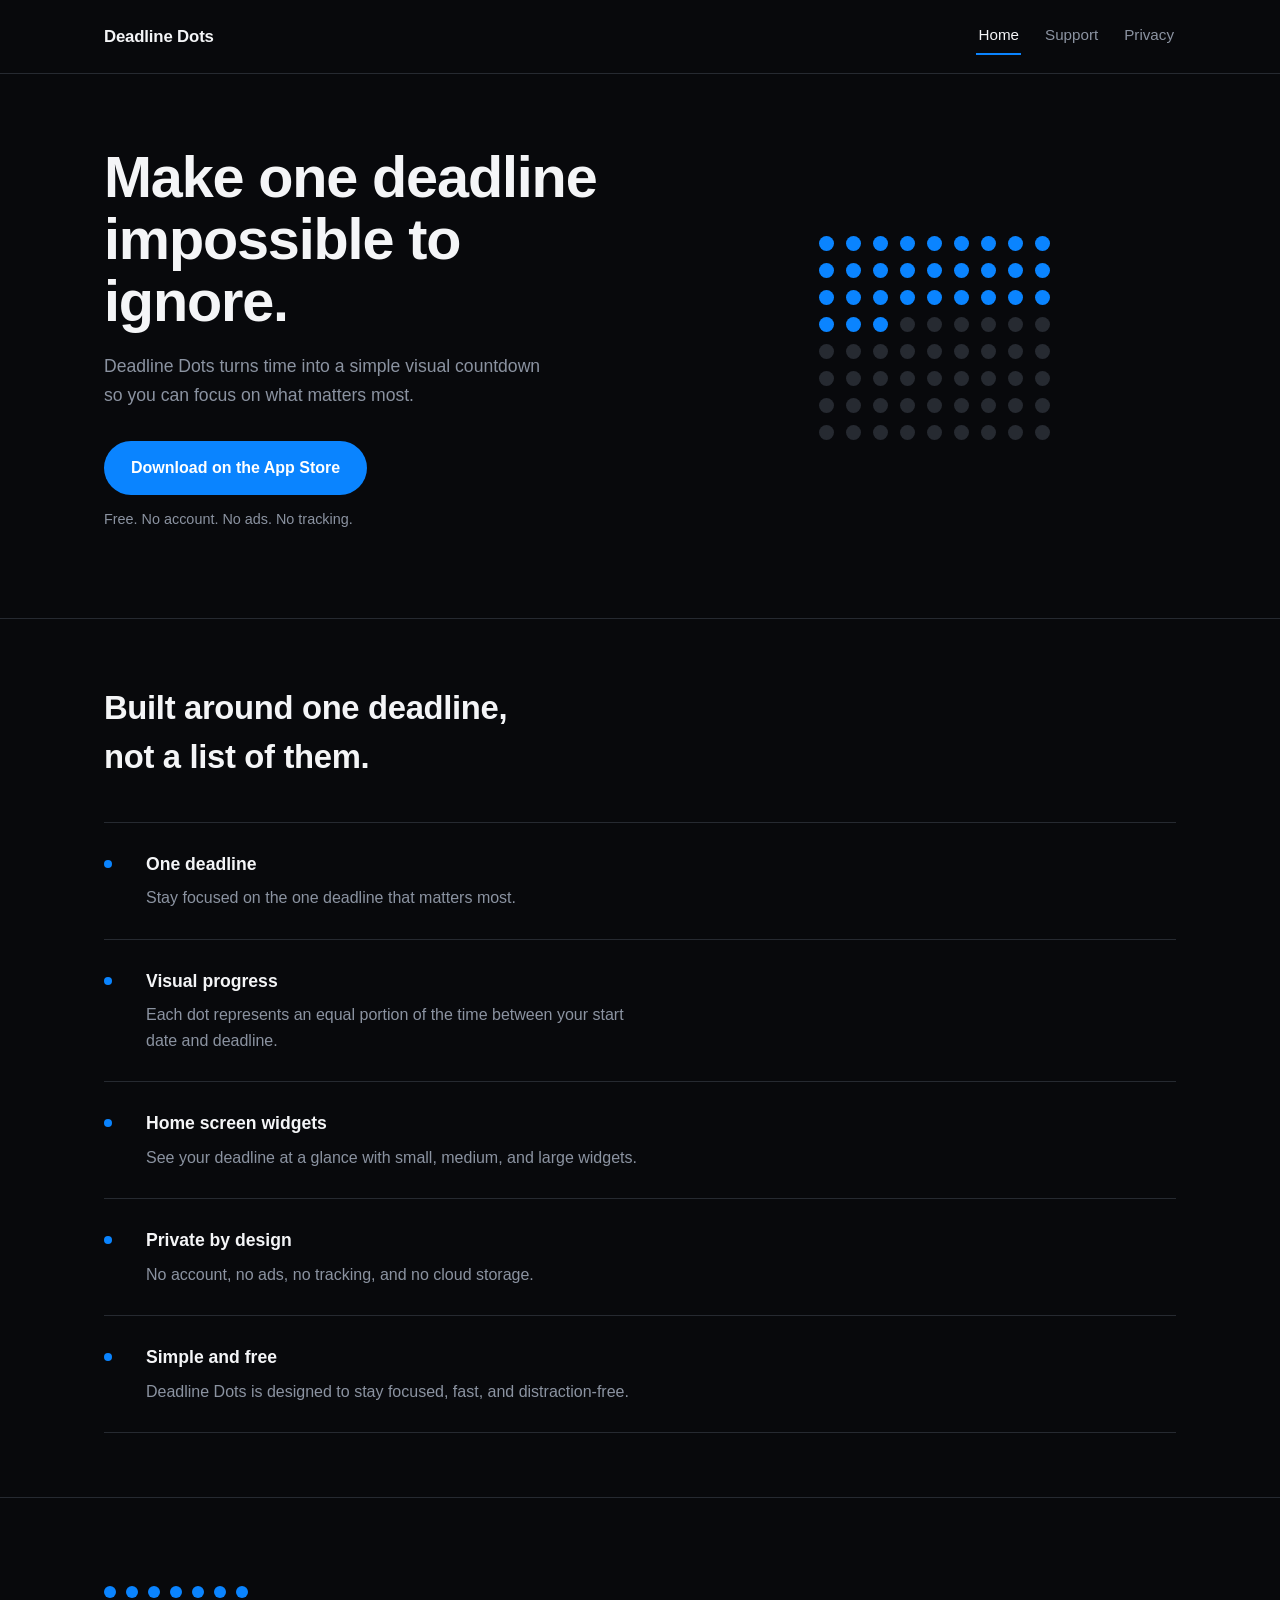
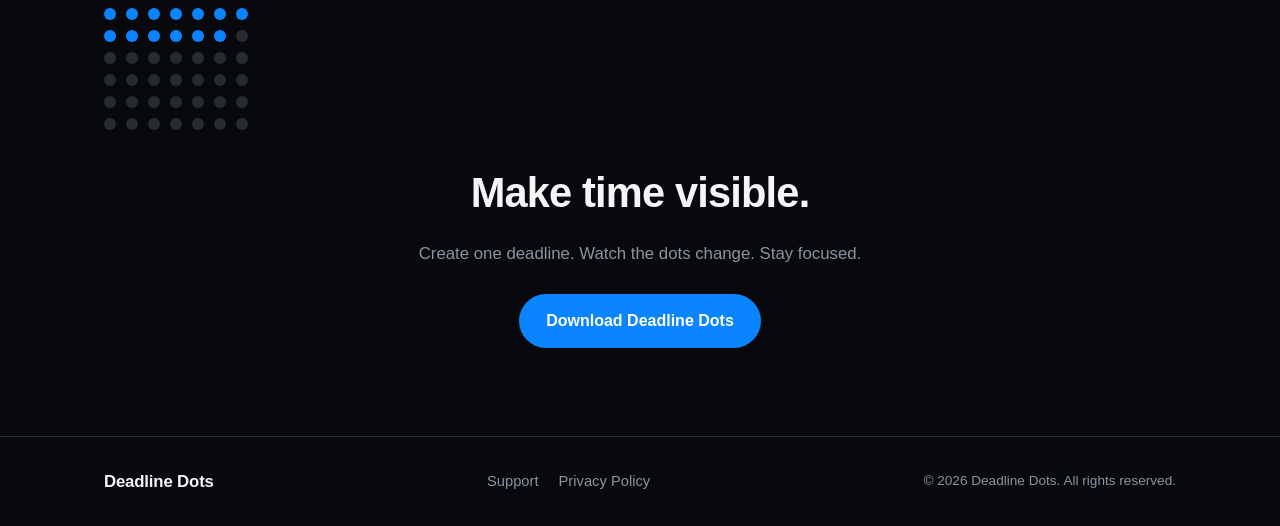
<file: index.html>
<!DOCTYPE html>
<html lang="en">
<head>
<meta charset="UTF-8" />
<meta name="viewport" content="width=device-width, initial-scale=1.0" />
<title>Deadline Dots — Make Time Visible</title>
<meta name="description" content="Deadline Dots turns time into a simple visual countdown. One deadline, a grid of dots, no account and no tracking." />
<link rel="stylesheet" href="styles.css" />
</head>
<body>
<a class="skip-link" href="#main">Skip to content</a>

<header class="nav">
  <div class="wrap nav-inner">
    <a class="nav-brand" href="index.html">Deadline Dots</a>
    <nav class="nav-links" aria-label="Primary">
      <a href="index.html" aria-current="page">Home</a>
      <a href="support.html">Support</a>
      <a href="privacy.html">Privacy</a>
    </nav>
  </div>
</header>

<main id="main">

  <section class="hero">
    <div class="wrap hero-grid">
      <div>
        <h1>Make one deadline impossible to ignore.</h1>
        <p class="hero-sub">Deadline Dots turns time into a simple visual countdown so you can focus on what matters most.</p>
        <div class="hero-cta">
          <a class="btn btn-primary" href="#" aria-label="Download Deadline Dots on the App Store">Download on the App Store</a>
          <p class="microcopy">Free. No account. No ads. No tracking.</p>
        </div>
      </div>
      <div class="hero-visual">
        <div class="dot-grid dot-grid-lg" role="img" aria-label="A grid of dots representing a deadline, some filled in blue to show time elapsed and the rest faded to show time remaining">
            <span class="is-filled" aria-hidden="true"></span>
            <span class="is-filled" aria-hidden="true"></span>
            <span class="is-filled" aria-hidden="true"></span>
            <span class="is-filled" aria-hidden="true"></span>
            <span class="is-filled" aria-hidden="true"></span>
            <span class="is-filled" aria-hidden="true"></span>
            <span class="is-filled" aria-hidden="true"></span>
            <span class="is-filled" aria-hidden="true"></span>
            <span class="is-filled" aria-hidden="true"></span>
            <span class="is-filled" aria-hidden="true"></span>
            <span class="is-filled" aria-hidden="true"></span>
            <span class="is-filled" aria-hidden="true"></span>
            <span class="is-filled" aria-hidden="true"></span>
            <span class="is-filled" aria-hidden="true"></span>
            <span class="is-filled" aria-hidden="true"></span>
            <span class="is-filled" aria-hidden="true"></span>
            <span class="is-filled" aria-hidden="true"></span>
            <span class="is-filled" aria-hidden="true"></span>
            <span class="is-filled" aria-hidden="true"></span>
            <span class="is-filled" aria-hidden="true"></span>
            <span class="is-filled" aria-hidden="true"></span>
            <span class="is-filled" aria-hidden="true"></span>
            <span class="is-filled" aria-hidden="true"></span>
            <span class="is-filled" aria-hidden="true"></span>
            <span class="is-filled" aria-hidden="true"></span>
            <span class="is-filled" aria-hidden="true"></span>
            <span class="is-filled" aria-hidden="true"></span>
            <span class="is-filled" aria-hidden="true"></span>
            <span class="is-filled" aria-hidden="true"></span>
            <span class="is-filled" aria-hidden="true"></span>
            <span aria-hidden="true"></span>
            <span aria-hidden="true"></span>
            <span aria-hidden="true"></span>
            <span aria-hidden="true"></span>
            <span aria-hidden="true"></span>
            <span aria-hidden="true"></span>
            <span aria-hidden="true"></span>
            <span aria-hidden="true"></span>
            <span aria-hidden="true"></span>
            <span aria-hidden="true"></span>
            <span aria-hidden="true"></span>
            <span aria-hidden="true"></span>
            <span aria-hidden="true"></span>
            <span aria-hidden="true"></span>
            <span aria-hidden="true"></span>
            <span aria-hidden="true"></span>
            <span aria-hidden="true"></span>
            <span aria-hidden="true"></span>
            <span aria-hidden="true"></span>
            <span aria-hidden="true"></span>
            <span aria-hidden="true"></span>
            <span aria-hidden="true"></span>
            <span aria-hidden="true"></span>
            <span aria-hidden="true"></span>
            <span aria-hidden="true"></span>
            <span aria-hidden="true"></span>
            <span aria-hidden="true"></span>
            <span aria-hidden="true"></span>
            <span aria-hidden="true"></span>
            <span aria-hidden="true"></span>
            <span aria-hidden="true"></span>
            <span aria-hidden="true"></span>
            <span aria-hidden="true"></span>
            <span aria-hidden="true"></span>
            <span aria-hidden="true"></span>
            <span aria-hidden="true"></span>
            <span aria-hidden="true"></span>
            <span aria-hidden="true"></span>
            <span aria-hidden="true"></span>
            <span aria-hidden="true"></span>
            <span aria-hidden="true"></span>
            <span aria-hidden="true"></span>
        </div>
      </div>
    </div>
  </section>

  <section class="section-border">
    <div class="wrap">
      <div class="section-head">
        <h2>Built around one deadline, not a list of them.</h2>
      </div>
      <div class="feature-list">

        <div class="feature-item">
          <span class="feature-marker" aria-hidden="true"></span>
          <div>
            <h3>One deadline</h3>
            <p>Stay focused on the one deadline that matters most.</p>
          </div>
        </div>

        <div class="feature-item">
          <span class="feature-marker" aria-hidden="true"></span>
          <div>
            <h3>Visual progress</h3>
            <p>Each dot represents an equal portion of the time between your start date and deadline.</p>
          </div>
        </div>

        <div class="feature-item">
          <span class="feature-marker" aria-hidden="true"></span>
          <div>
            <h3>Home screen widgets</h3>
            <p>See your deadline at a glance with small, medium, and large widgets.</p>
          </div>
        </div>

        <div class="feature-item">
          <span class="feature-marker" aria-hidden="true"></span>
          <div>
            <h3>Private by design</h3>
            <p>No account, no ads, no tracking, and no cloud storage.</p>
          </div>
        </div>

        <div class="feature-item">
          <span class="feature-marker" aria-hidden="true"></span>
          <div>
            <h3>Simple and free</h3>
            <p>Deadline Dots is designed to stay focused, fast, and distraction-free.</p>
          </div>
        </div>

      </div>
    </div>
  </section>

  <section class="closing section-border">
    <div class="wrap">
      <div class="dot-grid dot-grid-7" style="margin-inline:auto; margin-bottom:32px;" role="img" aria-label="A smaller grid of dots, partly filled in blue">
        <span class="is-filled" aria-hidden="true"></span>
            <span class="is-filled" aria-hidden="true"></span>
            <span class="is-filled" aria-hidden="true"></span>
            <span class="is-filled" aria-hidden="true"></span>
            <span class="is-filled" aria-hidden="true"></span>
            <span class="is-filled" aria-hidden="true"></span>
            <span class="is-filled" aria-hidden="true"></span>
            <span class="is-filled" aria-hidden="true"></span>
            <span class="is-filled" aria-hidden="true"></span>
            <span class="is-filled" aria-hidden="true"></span>
            <span class="is-filled" aria-hidden="true"></span>
            <span class="is-filled" aria-hidden="true"></span>
            <span class="is-filled" aria-hidden="true"></span>
            <span class="is-filled" aria-hidden="true"></span>
            <span class="is-filled" aria-hidden="true"></span>
            <span class="is-filled" aria-hidden="true"></span>
            <span class="is-filled" aria-hidden="true"></span>
            <span class="is-filled" aria-hidden="true"></span>
            <span class="is-filled" aria-hidden="true"></span>
            <span class="is-filled" aria-hidden="true"></span>
            <span aria-hidden="true"></span>
            <span aria-hidden="true"></span>
            <span aria-hidden="true"></span>
            <span aria-hidden="true"></span>
            <span aria-hidden="true"></span>
            <span aria-hidden="true"></span>
            <span aria-hidden="true"></span>
            <span aria-hidden="true"></span>
            <span aria-hidden="true"></span>
            <span aria-hidden="true"></span>
            <span aria-hidden="true"></span>
            <span aria-hidden="true"></span>
            <span aria-hidden="true"></span>
            <span aria-hidden="true"></span>
            <span aria-hidden="true"></span>
            <span aria-hidden="true"></span>
            <span aria-hidden="true"></span>
            <span aria-hidden="true"></span>
            <span aria-hidden="true"></span>
            <span aria-hidden="true"></span>
            <span aria-hidden="true"></span>
            <span aria-hidden="true"></span>
            <span aria-hidden="true"></span>
            <span aria-hidden="true"></span>
            <span aria-hidden="true"></span>
            <span aria-hidden="true"></span>
            <span aria-hidden="true"></span>
            <span aria-hidden="true"></span>
            <span aria-hidden="true"></span>
      </div>
      <h2>Make time visible.</h2>
      <p>Create one deadline. Watch the dots change. Stay focused.</p>
      <a class="btn btn-primary" href="#" aria-label="Download Deadline Dots on the App Store">Download Deadline Dots</a>
    </div>
  </section>

</main>

<footer class="site-footer">
  <div class="wrap footer-inner">
    <span class="nav-brand">Deadline Dots</span>
    <nav class="footer-links" aria-label="Footer">
      <a href="support.html">Support</a>
      <a href="privacy.html">Privacy Policy</a>
    </nav>
    <p class="footer-copy">© 2026 Deadline Dots. All rights reserved.</p>
  </div>
</footer>

</body>
</html>
</file>
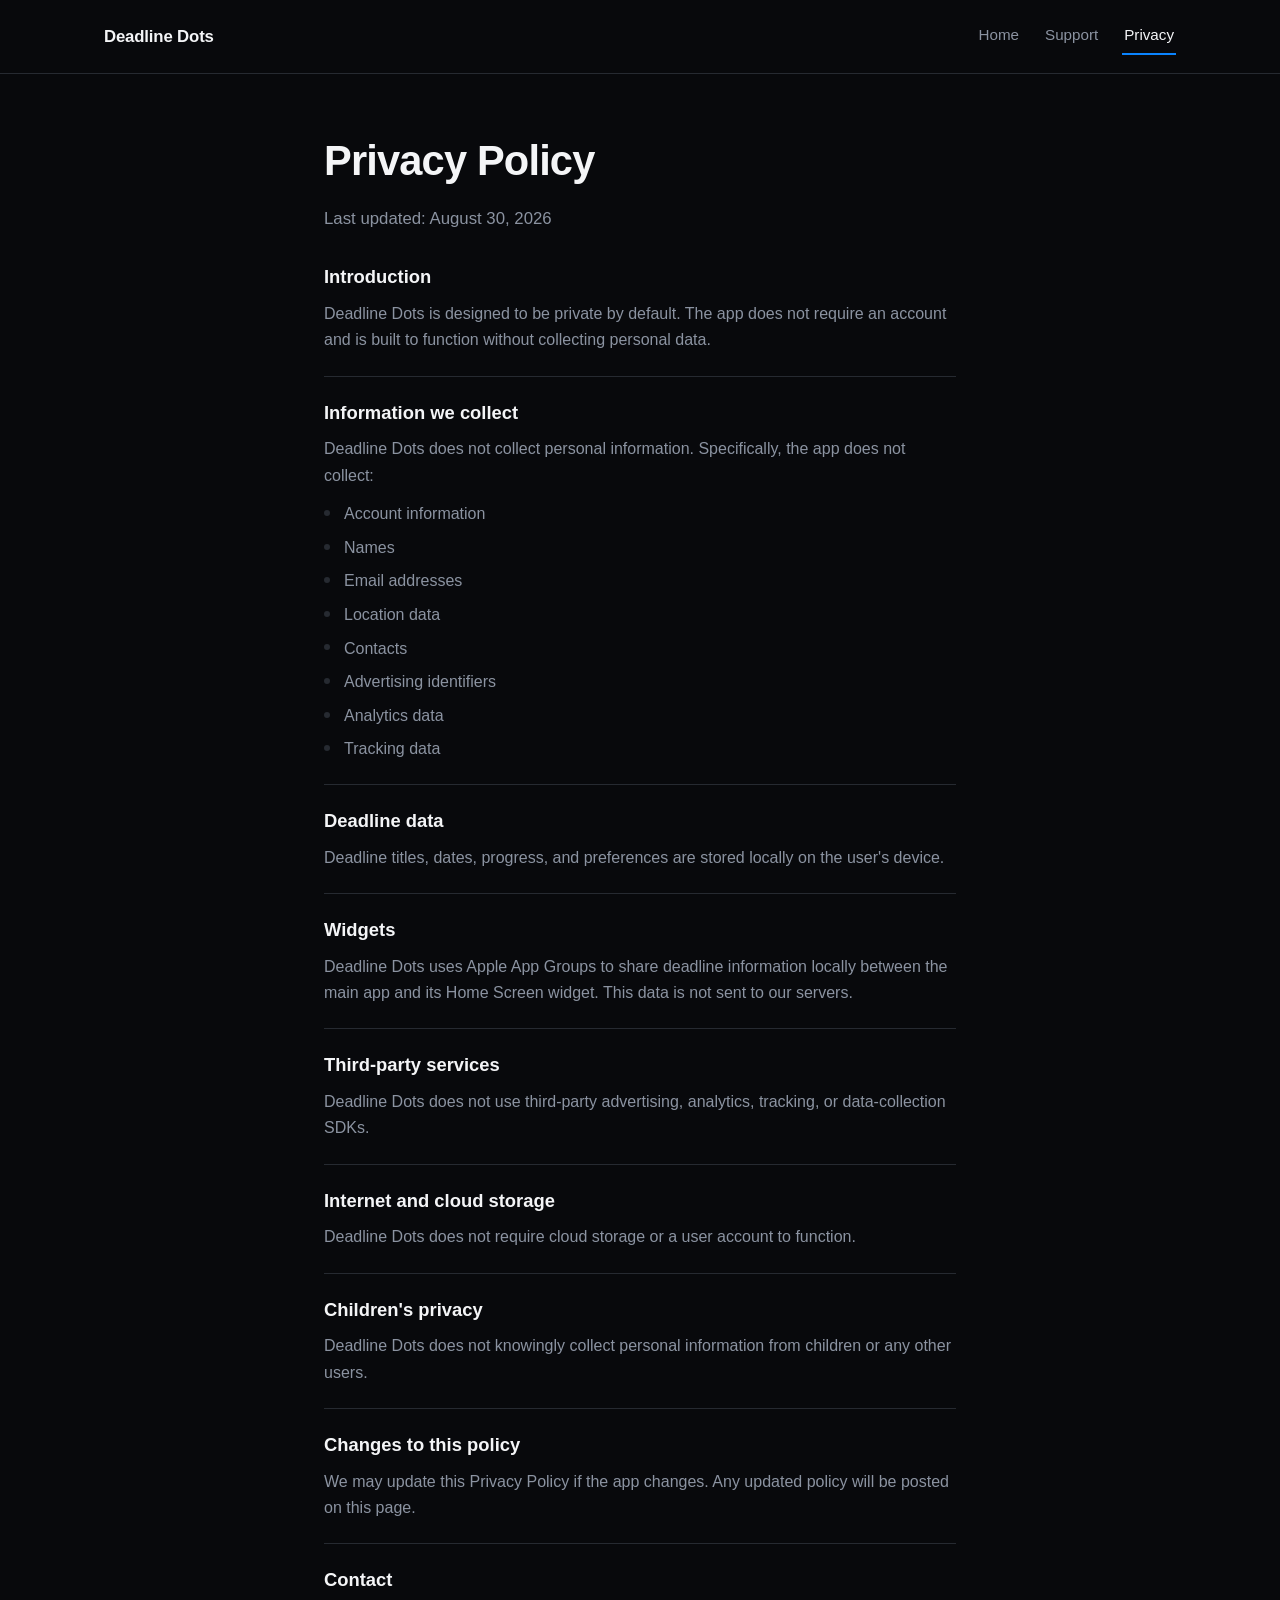
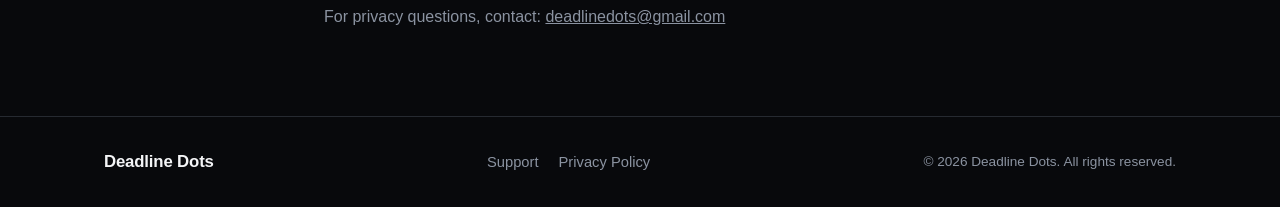
<file: privacy.html>
<!DOCTYPE html>
<html lang="en">
<head>
<meta charset="UTF-8" />
<meta name="viewport" content="width=device-width, initial-scale=1.0" />
<title>Deadline Dots Privacy Policy</title>
<meta name="description" content="Deadline Dots does not collect personal information. Read the full privacy policy." />
<link rel="stylesheet" href="styles.css" />
</head>
<body>
<a class="skip-link" href="#main">Skip to content</a>

<header class="nav">
  <div class="wrap nav-inner">
    <a class="nav-brand" href="index.html">Deadline Dots</a>
    <nav class="nav-links" aria-label="Primary">
      <a href="index.html">Home</a>
      <a href="support.html">Support</a>
      <a href="privacy.html" aria-current="page">Privacy</a>
    </nav>
  </div>
</header>

<main id="main">

  <div class="wrap-text">
    <div class="page-header">
      <h1>Privacy Policy</h1>
      <p class="page-meta">Last updated: August 30, 2026</p>
    </div>

    <div class="legal">

      <section>
        <h2>Introduction</h2>
        <p>Deadline Dots is designed to be private by default. The app does not require an account and is built to function without collecting personal data.</p>
      </section>

      <section>
        <h2>Information we collect</h2>
        <p>Deadline Dots does not collect personal information. Specifically, the app does not collect:</p>
        <ul>
          <li>Account information</li>
          <li>Names</li>
          <li>Email addresses</li>
          <li>Location data</li>
          <li>Contacts</li>
          <li>Advertising identifiers</li>
          <li>Analytics data</li>
          <li>Tracking data</li>
        </ul>
      </section>

      <section>
        <h2>Deadline data</h2>
        <p>Deadline titles, dates, progress, and preferences are stored locally on the user's device.</p>
      </section>

      <section>
        <h2>Widgets</h2>
        <p>Deadline Dots uses Apple App Groups to share deadline information locally between the main app and its Home Screen widget. This data is not sent to our servers.</p>
      </section>

      <section>
        <h2>Third-party services</h2>
        <p>Deadline Dots does not use third-party advertising, analytics, tracking, or data-collection SDKs.</p>
      </section>

      <section>
        <h2>Internet and cloud storage</h2>
        <p>Deadline Dots does not require cloud storage or a user account to function.</p>
      </section>

      <section>
        <h2>Children's privacy</h2>
        <p>Deadline Dots does not knowingly collect personal information from children or any other users.</p>
      </section>

      <section>
        <h2>Changes to this policy</h2>
        <p>We may update this Privacy Policy if the app changes. Any updated policy will be posted on this page.</p>
      </section>

      <section>
        <h2>Contact</h2>
        <p>For privacy questions, contact: <a href="mailto:deadlinedots@gmail.com">deadlinedots@gmail.com</a></p>
      </section>

    </div>

  </div>

</main>

<footer class="site-footer">
  <div class="wrap footer-inner">
    <span class="nav-brand">Deadline Dots</span>
    <nav class="footer-links" aria-label="Footer">
      <a href="support.html">Support</a>
      <a href="privacy.html">Privacy Policy</a>
    </nav>
    <p class="footer-copy">© 2026 Deadline Dots. All rights reserved.</p>
  </div>
</footer>

</body>
</html>
</file>
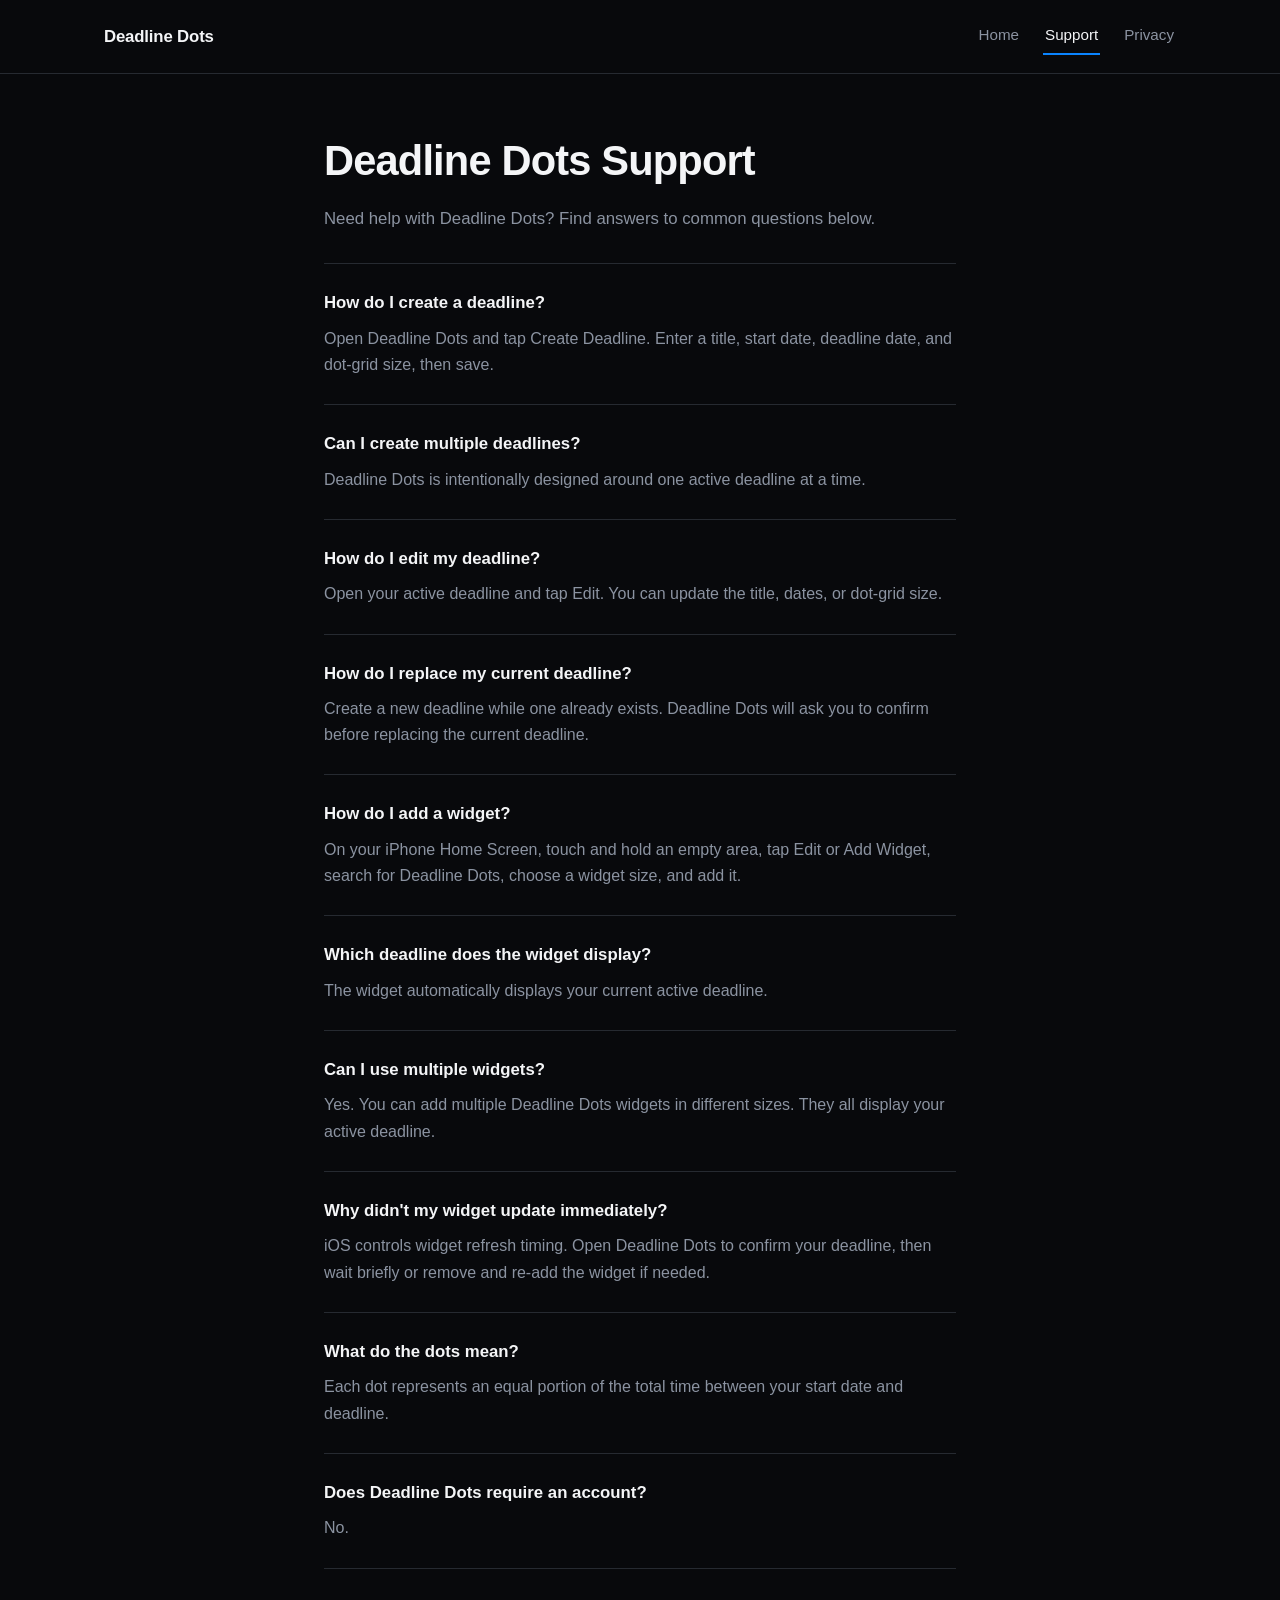
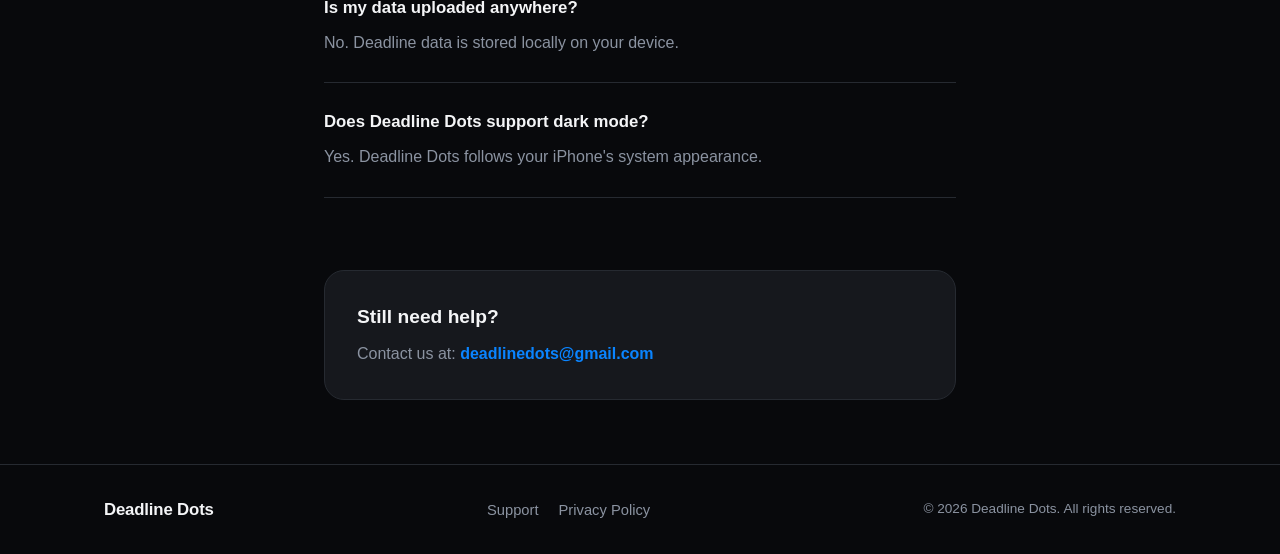
<file: support.html>
<!DOCTYPE html>
<html lang="en">
<head>
<meta charset="UTF-8" />
<meta name="viewport" content="width=device-width, initial-scale=1.0" />
<title>Deadline Dots Support</title>
<meta name="description" content="Answers to common questions about creating, editing, and displaying your deadline in Deadline Dots." />
<link rel="stylesheet" href="styles.css" />
</head>
<body>
<a class="skip-link" href="#main">Skip to content</a>

<header class="nav">
  <div class="wrap nav-inner">
    <a class="nav-brand" href="index.html">Deadline Dots</a>
    <nav class="nav-links" aria-label="Primary">
      <a href="index.html">Home</a>
      <a href="support.html" aria-current="page">Support</a>
      <a href="privacy.html">Privacy</a>
    </nav>
  </div>
</header>

<main id="main">

  <div class="wrap-text">
    <div class="page-header">
      <h1>Deadline Dots Support</h1>
      <p>Need help with Deadline Dots? Find answers to common questions below.</p>
    </div>

    <div class="qa-list">

      <div class="qa-item">
        <h2>How do I create a deadline?</h2>
        <p>Open Deadline Dots and tap Create Deadline. Enter a title, start date, deadline date, and dot-grid size, then save.</p>
      </div>

      <div class="qa-item">
        <h2>Can I create multiple deadlines?</h2>
        <p>Deadline Dots is intentionally designed around one active deadline at a time.</p>
      </div>

      <div class="qa-item">
        <h2>How do I edit my deadline?</h2>
        <p>Open your active deadline and tap Edit. You can update the title, dates, or dot-grid size.</p>
      </div>

      <div class="qa-item">
        <h2>How do I replace my current deadline?</h2>
        <p>Create a new deadline while one already exists. Deadline Dots will ask you to confirm before replacing the current deadline.</p>
      </div>

      <div class="qa-item">
        <h2>How do I add a widget?</h2>
        <p>On your iPhone Home Screen, touch and hold an empty area, tap Edit or Add Widget, search for Deadline Dots, choose a widget size, and add it.</p>
      </div>

      <div class="qa-item">
        <h2>Which deadline does the widget display?</h2>
        <p>The widget automatically displays your current active deadline.</p>
      </div>

      <div class="qa-item">
        <h2>Can I use multiple widgets?</h2>
        <p>Yes. You can add multiple Deadline Dots widgets in different sizes. They all display your active deadline.</p>
      </div>

      <div class="qa-item">
        <h2>Why didn't my widget update immediately?</h2>
        <p>iOS controls widget refresh timing. Open Deadline Dots to confirm your deadline, then wait briefly or remove and re-add the widget if needed.</p>
      </div>

      <div class="qa-item">
        <h2>What do the dots mean?</h2>
        <p>Each dot represents an equal portion of the total time between your start date and deadline.</p>
      </div>

      <div class="qa-item">
        <h2>Does Deadline Dots require an account?</h2>
        <p>No.</p>
      </div>

      <div class="qa-item">
        <h2>Is my data uploaded anywhere?</h2>
        <p>No. Deadline data is stored locally on your device.</p>
      </div>

      <div class="qa-item">
        <h2>Does Deadline Dots support dark mode?</h2>
        <p>Yes. Deadline Dots follows your iPhone's system appearance.</p>
      </div>

    </div>

    <div class="contact-card">
      <h2>Still need help?</h2>
      <p>Contact us at: <a href="mailto:deadlinedots@gmail.com">deadlinedots@gmail.com</a></p>
    </div>

  </div>

</main>

<footer class="site-footer">
  <div class="wrap footer-inner">
    <span class="nav-brand">Deadline Dots</span>
    <nav class="footer-links" aria-label="Footer">
      <a href="support.html">Support</a>
      <a href="privacy.html">Privacy Policy</a>
    </nav>
    <p class="footer-copy">© 2026 Deadline Dots. All rights reserved.</p>
  </div>
</footer>

</body>
</html>
</file>
<file: styles.css>
/* ==========================================================================
   Deadline Dots — shared stylesheet
   No external fonts, no frameworks, no analytics/trackers.
   ========================================================================== */

:root {
  /* Color */
  --color-bg: #08090c;
  --color-bg-raised: #16181d;
  --color-text: #f4f5f7;
  --color-text-secondary: #8b93a1;
  --color-border: #262a31;
  --color-accent: #0a84ff;
  --color-accent-hover: #3d9fff;
  --color-accent-soft: rgba(10, 132, 255, 0.16);
  --color-dot-filled: #0a84ff;
  --color-dot-faded: #262a31;

  /* Type */
  --font-body: -apple-system, "SF Pro Text", "Segoe UI", Roboto, Helvetica,
    Arial, sans-serif;

  /* Layout */
  --container-wide: 1120px;
  --container-text: 680px;
  --radius-md: 12px;
  --radius-lg: 20px;

  /* Motion */
  --ease: cubic-bezier(0.2, 0.8, 0.2, 1);
}

/* ---- Reset ---------------------------------------------------------- */

*,
*::before,
*::after {
  box-sizing: border-box;
}

html {
  -webkit-text-size-adjust: 100%;
  scroll-behavior: smooth;
}

body {
  margin: 0;
  font-family: var(--font-body);
  color: var(--color-text);
  background: var(--color-bg);
  line-height: 1.5;
  -webkit-font-smoothing: antialiased;
}

img,
svg {
  display: block;
  max-width: 100%;
}

a {
  color: inherit;
}

h1,
h2,
h3,
p,
dl,
dd {
  margin: 0;
}

ul {
  margin: 0;
  padding: 0;
  list-style: none;
}

button {
  font: inherit;
}

@media (prefers-reduced-motion: reduce) {
  html {
    scroll-behavior: auto;
  }
  * {
    animation-duration: 0.001ms !important;
    animation-iteration-count: 1 !important;
    transition-duration: 0.001ms !important;
  }
}

/* Visible, deliberate focus ring everywhere */
a:focus-visible,
button:focus-visible {
  outline: 2px solid var(--color-accent);
  outline-offset: 3px;
  border-radius: 4px;
}

/* ---- Layout helpers --------------------------------------------------- */

.wrap {
  max-width: var(--container-wide);
  margin-inline: auto;
  padding-inline: 24px;
}

.wrap-text {
  max-width: var(--container-text);
  margin-inline: auto;
  padding-inline: 24px;
}

.skip-link {
  position: absolute;
  left: -9999px;
  top: 0;
  background: var(--color-accent);
  color: #fff;
  padding: 10px 16px;
  border-radius: 0 0 8px 0;
  z-index: 100;
}

.skip-link:focus {
  left: 0;
}

/* ---- Nav ---------------------------------------------------------- */

.nav {
  border-bottom: 1px solid var(--color-border);
}

.nav-inner {
  display: flex;
  align-items: center;
  justify-content: space-between;
  gap: 16px;
  padding-block: 18px;
}

.nav-brand {
  font-weight: 700;
  font-size: 1.05rem;
  letter-spacing: -0.01em;
  text-decoration: none;
  color: var(--color-text);
}

.nav-links {
  display: flex;
  gap: 22px;
  font-size: 0.95rem;
}

.nav-links a {
  text-decoration: none;
  color: var(--color-text-secondary);
  padding: 6px 2px;
  border-bottom: 2px solid transparent;
  transition: color 0.15s var(--ease), border-color 0.15s var(--ease);
}

.nav-links a:hover {
  color: var(--color-text);
}

.nav-links a[aria-current="page"] {
  color: var(--color-text);
  border-bottom-color: var(--color-accent);
}

@media (max-width: 420px) {
  .nav-links {
    gap: 14px;
    font-size: 0.88rem;
  }
}

/* ---- Buttons ---------------------------------------------------------- */

.btn {
  display: inline-flex;
  align-items: center;
  justify-content: center;
  gap: 8px;
  padding: 14px 26px;
  border-radius: 999px;
  font-size: 1rem;
  font-weight: 600;
  text-decoration: none;
  border: 1px solid transparent;
  cursor: pointer;
  transition: background-color 0.15s var(--ease), border-color 0.15s var(--ease),
    transform 0.15s var(--ease);
}

.btn-primary {
  background: var(--color-accent);
  color: #ffffff;
}

.btn-primary:hover {
  background: var(--color-accent-hover);
}

.btn-primary:active {
  transform: scale(0.98);
}

.btn-quiet {
  background: transparent;
  color: var(--color-text);
  border-color: var(--color-border);
}

.btn-quiet:hover {
  border-color: var(--color-text-secondary);
}

.microcopy {
  font-size: 0.9rem;
  color: var(--color-text-secondary);
}

/* ---- Hero ---------------------------------------------------------- */

.hero {
  padding-block: 72px 88px;
}

.hero-grid {
  display: grid;
  grid-template-columns: 1.1fr 1fr;
  align-items: center;
  gap: 56px;
}

.hero h1 {
  font-size: clamp(2.25rem, 1.6rem + 3vw, 3.6rem);
  line-height: 1.08;
  font-weight: 700;
  letter-spacing: -0.02em;
}

.hero-sub {
  margin-top: 20px;
  font-size: 1.1rem;
  line-height: 1.6;
  color: var(--color-text-secondary);
  max-width: 46ch;
}

.hero-cta {
  margin-top: 32px;
  display: flex;
  flex-direction: column;
  align-items: flex-start;
  gap: 14px;
}

.hero-visual {
  display: flex;
  justify-content: center;
}

@media (max-width: 860px) {
  .hero {
    padding-block: 48px 56px;
  }
  .hero-grid {
    grid-template-columns: 1fr;
    gap: 40px;
    text-align: center;
  }
  .hero-sub {
    max-width: none;
    margin-inline: auto;
  }
  .hero-cta {
    align-items: center;
  }
  .hero-visual {
    order: -1;
  }
}

/* ---- Dot grid visual --------------------------------------------------- */

.dot-grid {
  --dot-size: 13px;
  --dot-gap: 11px;
  display: grid;
  grid-template-columns: repeat(9, var(--dot-size));
  grid-auto-rows: var(--dot-size);
  gap: var(--dot-gap);
}

.dot-grid span {
  width: var(--dot-size);
  height: var(--dot-size);
  border-radius: 50%;
  background: var(--color-dot-faded);
}

.dot-grid span.is-filled {
  background: var(--color-dot-filled);
}

.dot-grid.dot-grid-lg {
  --dot-size: 15px;
  --dot-gap: 12px;
}

.dot-grid.dot-grid-7 {
  grid-template-columns: repeat(7, var(--dot-size));
  --dot-size: 12px;
  --dot-gap: 10px;
}

@media (max-width: 480px) {
  .dot-grid {
    --dot-size: 10px;
    --dot-gap: 8px;
  }
}

/* ---- Sections --------------------------------------------------------- */

section {
  padding-block: 64px;
}

.section-border {
  border-top: 1px solid var(--color-border);
}

.section-head {
  max-width: 46ch;
  margin-bottom: 40px;
}

.section-head h2 {
  font-size: clamp(1.5rem, 1.25rem + 1vw, 2.1rem);
  font-weight: 700;
  letter-spacing: -0.01em;
}

/* ---- Feature list --------------------------------------------------- */

.feature-list {
  display: grid;
  gap: 0;
  border-top: 1px solid var(--color-border);
}

.feature-item {
  display: grid;
  grid-template-columns: 22px 1fr;
  gap: 20px;
  padding-block: 28px;
  border-bottom: 1px solid var(--color-border);
}

.feature-marker {
  width: 8px;
  height: 8px;
  margin-top: 9px;
  border-radius: 50%;
  background: var(--color-accent);
}

.feature-item h3 {
  font-size: 1.1rem;
  font-weight: 600;
}

.feature-item p {
  margin-top: 8px;
  color: var(--color-text-secondary);
  line-height: 1.6;
  max-width: 56ch;
}

@media (max-width: 600px) {
  .feature-item {
    grid-template-columns: 16px 1fr;
    gap: 14px;
  }
}

/* ---- Closing / CTA band ------------------------------------------------ */

.closing {
  text-align: center;
  padding-block: 88px;
}

.closing h2 {
  font-size: clamp(1.75rem, 1.4rem + 2vw, 2.6rem);
  font-weight: 700;
  letter-spacing: -0.02em;
}

.closing p {
  margin-top: 16px;
  color: var(--color-text-secondary);
  font-size: 1.05rem;
}

.closing .btn {
  margin-top: 28px;
}

/* ---- Footer --------------------------------------------------------- */

.site-footer {
  border-top: 1px solid var(--color-border);
  padding-block: 32px;
}

.footer-inner {
  display: flex;
  flex-wrap: wrap;
  align-items: center;
  justify-content: space-between;
  gap: 12px;
}

.footer-links {
  display: flex;
  gap: 20px;
  font-size: 0.92rem;
}

.footer-links a {
  text-decoration: none;
  color: var(--color-text-secondary);
}

.footer-links a:hover {
  color: var(--color-text);
}

.footer-copy {
  font-size: 0.85rem;
  color: var(--color-text-secondary);
}

/* ---- Content pages (Support / Privacy) --------------------------------- */

.page-header {
  padding-block: 56px 8px;
}

.page-header h1 {
  font-size: clamp(1.9rem, 1.5rem + 2vw, 2.6rem);
  font-weight: 700;
  letter-spacing: -0.02em;
}

.page-header p {
  margin-top: 14px;
  color: var(--color-text-secondary);
  font-size: 1.05rem;
}

.page-meta {
  margin-top: 8px;
  font-size: 0.9rem;
  color: var(--color-text-secondary);
}

.qa-list {
  padding-block: 24px 64px;
  display: grid;
  gap: 0;
}

.qa-item {
  padding-block: 26px;
  border-top: 1px solid var(--color-border);
}

.qa-item:last-child {
  border-bottom: 1px solid var(--color-border);
}

.qa-item h2 {
  font-size: 1.05rem;
  font-weight: 600;
}

.qa-item p {
  margin-top: 10px;
  color: var(--color-text-secondary);
  line-height: 1.65;
}

.contact-card {
  background: var(--color-bg-raised);
  border: 1px solid var(--color-border);
  border-radius: var(--radius-lg);
  padding: 32px;
  margin-block: 8px 64px;
}

.contact-card h2 {
  font-size: 1.2rem;
  font-weight: 600;
}

.contact-card p {
  margin-top: 10px;
  color: var(--color-text-secondary);
  line-height: 1.6;
}

.contact-card a {
  color: var(--color-accent);
  font-weight: 600;
  text-decoration: none;
}

.contact-card a:hover {
  text-decoration: underline;
}

.placeholder {
  background: var(--color-accent-soft);
  color: var(--color-accent-hover);
  padding: 1px 6px;
  border-radius: 5px;
  font-weight: 600;
}

.legal {
  padding-block: 24px 64px;
}

.legal section {
  padding-block: 22px;
  border-top: 1px solid var(--color-border);
}

.legal section:first-of-type {
  border-top: none;
  padding-top: 0;
}

.legal h2 {
  font-size: 1.15rem;
  font-weight: 600;
}

.legal p {
  margin-top: 10px;
  color: var(--color-text-secondary);
  line-height: 1.65;
}

.legal ul {
  margin-top: 12px;
  display: grid;
  gap: 8px;
}

.legal ul li {
  position: relative;
  padding-left: 20px;
  color: var(--color-text-secondary);
  line-height: 1.6;
}

.legal ul li::before {
  content: "";
  position: absolute;
  left: 0;
  top: 0.55em;
  width: 6px;
  height: 6px;
  border-radius: 50%;
  background: var(--color-dot-faded);
}
</file>
